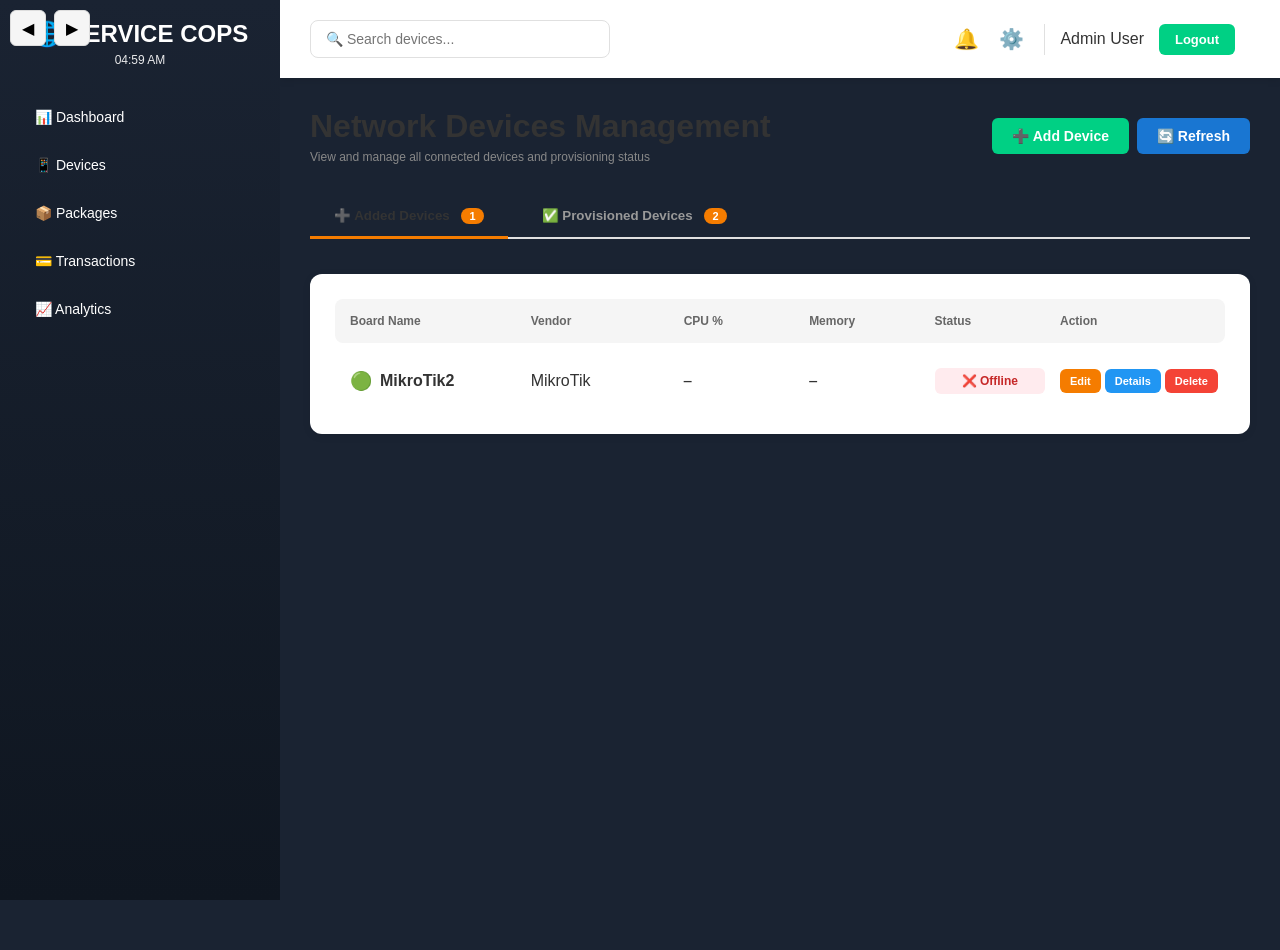
<file: devices.html>
<!DOCTYPE html>
<html lang="en">
<head>
    <meta charset="UTF-8">
    <meta name="viewport" content="width=device-width, initial-scale=1.0">
    <title>SERVICE COPS - Devices</title>
    <link rel="stylesheet" href="styles.css">
    <style>
        .devices-table {
            background: white;
            border-radius: 12px;
            padding: 25px;
            box-shadow: 0 2px 8px rgba(0, 0, 0, 0.08);
        }

        .device-row {
            display: grid;
            grid-template-columns: 1.2fr 1fr 0.8fr 0.8fr 0.8fr 150px;
            gap: 15px;
            align-items: center;
            padding: 15px;
            border-bottom: 1px solid #e0e0e0;
        }

        .device-row:last-child {
            border-bottom: none;
        }

        .device-row:hover {
            background: #fafafa;
        }

        .device-name {
            font-weight: 600;
            color: #333;
            display: flex;
            align-items: center;
            gap: 8px;
        }

        .vendor-icon {
            font-size: 18px;
        }

        .device-status {
            padding: 6px 12px;
            border-radius: 6px;
            font-size: 12px;
            font-weight: 600;
            text-align: center;
        }

        .status-online {
            background: #e8f5e9;
            color: #558b2f;
        }

        .status-offline {
            background: #ffebee;
            color: #c62828;
        }

        .status-pending {
            background: #fff3e0;
            color: #e65100;
        }

        .status-configured {
            background: #e3f2fd;
            color: #1565c0;
        }

        .btn-small {
            padding: 8px 12px;
            border: none;
            border-radius: 6px;
            cursor: pointer;
            font-size: 12px;
            font-weight: 600;
            background: #f57c00;
            color: white;
            transition: background 0.3s;
        }

        .btn-small:hover {
            background: #e65100;
        }

        .btn-small.secondary {
            background: #2196f3;
        }

        .btn-small.secondary:hover {
            background: #1976d2;
        }

        .btn-small.danger {
            background: #f44336;
        }

        .btn-small.danger:hover {
            background: #d32f2f;
        }

        .devices-header {
            display: grid;
            grid-template-columns: 1.2fr 1fr 0.8fr 0.8fr 0.8fr 150px;
            gap: 15px;
            padding: 15px;
            background: #f5f5f5;
            border-radius: 8px;
            margin-bottom: 10px;
            font-weight: 600;
            font-size: 12px;
            color: #666;
        }

        .device-metrics {
            font-family: monospace;
            font-size: 13px;
            color: #666;
        }

        .metric-value {
            font-weight: 600;
            color: #333;
        }

        .tab-content {
            display: none;
        }

        .tab-content.active {
            display: block;
        }

        .device-tabs {
            display: flex;
            gap: 10px;
            margin-bottom: 20px;
            border-bottom: 2px solid #e0e0e0;
        }

        .device-tab-btn {
            padding: 12px 24px;
            border: none;
            background: none;
            color: #999;
            font-weight: 600;
            cursor: pointer;
            border-bottom: 3px solid transparent;
            position: relative;
            bottom: -2px;
            transition: all 0.3s ease;
        }

        .device-tab-btn.active {
            color: #333;
            border-bottom-color: #f57c00;
        }

        .device-tab-btn:hover {
            color: #333;
        }

        .badge {
            display: inline-block;
            background: #f57c00;
            color: white;
            border-radius: 12px;
            padding: 2px 8px;
            margin-left: 8px;
            font-size: 11px;
            font-weight: 600;
        }

        .action-buttons {
            display: flex;
            gap: 4px;
        }

        .action-buttons .btn-small {
            padding: 6px 10px;
            font-size: 11px;
        }

        .remote-link {
            color: #f57c00;
            text-decoration: none;
            font-weight: 600;
            cursor: pointer;
        }

        .remote-link:hover {
            text-decoration: underline;
        }

        .provisioning-status {
            padding: 4px 8px;
            border-radius: 4px;
            font-size: 11px;
            font-weight: 600;
            text-align: center;
        }

        .provisioning-pending {
            background: #fff3e0;
            color: #e65100;
        }

        .provisioning-completed {
            background: #e8f5e9;
            color: #558b2f;
        }

        .provisioning-failed {
            background: #ffebee;
            color: #c62828;
        }

        .no-devices {
            color: #999;
            padding: 40px;
            text-align: center;
            font-size: 14px;
        }
    </style>
</head>
<body>
    <div style="position: fixed; top: 10px; left: 10px; display: flex; gap: 8px; z-index: 100;">
        <button class="nav-btn" onclick="navigateBack()" title="Go back">◀</button>
        <button class="nav-btn" onclick="navigateForward()" title="Go forward">▶</button>
    </div>
    <div class="container">
        <!-- Sidebar -->
        <aside class="sidebar">
            <div class="sidebar-header">
                <h2>🌐 SERVICE COPS</h2>
                <span class="status-time" id="currentTime"></span>
            </div>
            
            <nav class="sidebar-menu">
                <ul>
                    <li><a href="index.html">📊 Dashboard</a></li>
                    <li><a href="#devices" class="active">📱 Devices</a></li>
                    <li><a href="packages.html">📦 Packages</a></li>
                    <li><a href="#transactions">💳 Transactions</a></li>
                    <li><a href="#analytics">📈 Analytics</a></li>
                </ul>
            </nav>
        </aside>

        <!-- Main Content -->
        <main class="main-content">
            <!-- Top Bar -->
            <header class="top-bar">
                <div class="top-bar-left">
                    <input type="text" class="search-box" placeholder="🔍 Search devices...">
                </div>
                <div class="top-bar-right">
                    <button class="btn-icon">🔔</button>
                    <button class="btn-icon">⚙️</button>
                    <div class="user-profile">
                        <span id="userName">Admin User</span>
                        <button class="btn-logout" onclick="logout()">Logout</button>
                    </div>
                </div>
            </header>

            <!-- Content Area -->
            <div class="content-area">
                <div class="page-header">
                    <div class="page-title">
                        <h1>Network Devices Management</h1>
                        <p style="font-size: 12px; color: #888;">View and manage all connected devices and provisioning status</p>
                    </div>
                    <div class="page-filters" style="display:flex; gap:8px; align-items:center;">
                        <button class="btn btn-primary" onclick="addNewDevice()">➕ Add Device</button>
                        <button class="btn btn-primary" style="background:#1976d2;" onclick="refreshDevices()">🔄 Refresh</button>
                    </div>
                </div>

                <!-- Device Tabs -->
                <div class="device-tabs">
                    <button class="device-tab-btn active" onclick="switchDeviceTab('added')">
                        ➕ Added Devices <span class="badge" id="addedBadge">0</span>
                    </button>
                    <button class="device-tab-btn" onclick="switchDeviceTab('provisioned')">
                        ✅ Provisioned Devices <span class="badge" id="provisionedBadge">0</span>
                    </button>
                </div>

                <!-- Added Devices Tab -->
                <div id="added-tab" class="tab-content active">
                    <div class="devices-table">
                        <div class="devices-header">
                            <div>Board Name</div>
                            <div>Vendor</div>
                            <div>CPU %</div>
                            <div>Memory</div>
                            <div>Status</div>
                            <div>Action</div>
                        </div>
                        <div id="addedDevicesContainer">
                            <!-- Populated by JavaScript -->
                        </div>
                    </div>
                </div>

                <!-- Provisioned Devices Tab -->
                <div id="provisioned-tab" class="tab-content">
                    <div class="devices-table">
                        <div class="devices-header">
                            <div>Board Name</div>
                            <div>Vendor</div>
                            <div>CPU %</div>
                            <div>Memory</div>
                            <div>Status</div>
                            <div>Remote</div>
                        </div>
                        <div id="provisionedDevicesContainer">
                            <!-- Populated by JavaScript -->
                        </div>
                    </div>
                </div>
            </div>
        </main>
    </div>

    <!-- Add/Edit Device Modal -->
    <div id="deviceModal" style="display:none; position:fixed; inset:0; background:rgba(0,0,0,0.5); align-items:center; justify-content:center; z-index:999; overflow-y:auto;">
        <div style="background:#fff; width:780px; max-width:95%; border-radius:10px; padding:20px; box-shadow:0 6px 24px rgba(0,0,0,0.2); margin:20px auto;">
            <div style="display:flex; justify-content:space-between; align-items:center; margin-bottom:16px;">
                <h3 style="margin:0;" id="modalTitle">Add New Device</h3>
                <button onclick="closeDeviceModal()" style="background:none; border:none; font-size:20px; cursor:pointer;">✖</button>
            </div>

            <!-- Communication Log - Live Billing & Vendor Communication -->
            <div style="margin-bottom:16px;">
                <label style="display:block; color:#666; font-size:12px; font-weight:600; margin-bottom:6px;">📟 Communication Log (Billing System ↔ Vendor)</label>
                <pre id="deviceCommLog" style="height:100px; overflow:auto; background:#1e1e1e; color:#0f0; padding:10px; border-radius:6px; font-family:monospace; font-size:11px; margin:0; border:1px solid #ddd;">[Ready for communication]
$ Initializing connection handler...
$ Waiting for vendor response...</pre>
            </div>

            <!-- Manual API Key Input Section -->
            <div style="background: #fffbf0; border-left: 4px solid #f57c00; padding: 12px; border-radius: 6px; margin-bottom:16px; display:none;" id="apiKeyInputSection">
                <label style="display:block; color:#666; font-size:12px; font-weight:600; margin-bottom:8px;">🔑 Vendor API Credentials (Manual Entry)</label>
                <div style="display:grid; gap:8px; margin-bottom:10px;">
                    <div>
                        <input id="manualApiKey" type="password" placeholder="Enter vendor API key / token" style="width:100%; padding:8px; border: 1px solid #ddd; border-radius: 4px; font-size:12px;" />
                    </div>
                    <div>
                        <input id="manualApiUsername" type="text" placeholder="Username (if required)" style="width:100%; padding:8px; border: 1px solid #ddd; border-radius: 4px; font-size:12px;" />
                    </div>
                </div>
                <div style="display:flex; gap:8px; justify-content:flex-end;">
                    <button onclick="startVendorCommunication()" style="padding:6px 12px; background:#f57c00; color:white; border:none; border-radius:4px; cursor:pointer; font-size:11px; font-weight:600;">▶️ Start Communication</button>
                    <button onclick="toggleApiKeyInput(false)" style="padding:6px 12px; background:#999; color:white; border:none; border-radius:4px; cursor:pointer; font-size:11px; font-weight:600;">Cancel</button>
                </div>
            </div>

            <!-- Device Information Section -->
            <div style="background: #f5f5f5; padding: 16px; border-radius: 8px; margin-bottom:16px;">
                <h3 style="color: #333; margin: 0 0 16px 0; font-size: 14px; font-weight: 600;">📋 Device Information</h3>
                
                <div style="display:grid; grid-template-columns:1fr 1fr; gap:12px; margin-bottom:12px;">
                    <div>
                        <label style="display:block; color:#666; font-size:12px; font-weight:600; margin-bottom:6px;">Device Name *</label>
                        <input id="deviceName" type="text" placeholder="e.g., MikroTik1" style="width:100%; padding:8px; border: 1px solid #ddd; border-radius: 4px;" />
                    </div>
                    <div>
                        <label style="display:block; color:#666; font-size:12px; font-weight:600; margin-bottom:6px;">Vendor *</label>
                        <select id="deviceVendor" style="width:100%; padding:8px; border: 1px solid #ddd; border-radius: 4px;" onchange="updateVendorInfo()">
                            <option value="">-- Select vendor --</option>
                            <option value="mikrotik">🟢 MikroTik</option>
                            <option value="cisco">🔴 Cisco</option>
                            <option value="ubiquiti">🔵 Ubiquiti</option>
                            <option value="meraki">🔷 Meraki</option>
                            <option value="huawei">🟡 Huawei</option>
                            <option value="netgear">⚫ Netgear</option>
                            <option value="other">🟣 Other</option>
                        </select>
                    </div>
                </div>

                <div style="display:grid; grid-template-columns:1fr 1fr; gap:12px; margin-bottom:12px;">
                    <div>
                        <label style="display:block; color:#666; font-size:12px; font-weight:600; margin-bottom:6px;">Device Type *</label>
                        <select id="deviceType" style="width:100%; padding:8px; border: 1px solid #ddd; border-radius: 4px;">
                            <option value="">-- Select type --</option>
                            <option value="router">Router</option>
                            <option value="modem">Modem</option>
                            <option value="other">Other</option>
                        </select>
                    </div>
                    <div>
                        <label style="display:block; color:#666; font-size:12px; font-weight:600; margin-bottom:6px;">Device Model</label>
                        <input id="deviceModel" type="text" placeholder="e.g., hAP ac2" style="width:100%; padding:8px; border: 1px solid #ddd; border-radius: 4px;" />
                    </div>
                </div>

                <div style="display:grid; grid-template-columns:1fr 1fr; gap:12px;">
                    <div>
                        <label style="display:block; color:#666; font-size:12px; font-weight:600; margin-bottom:6px;">IP Address</label>
                        <input id="deviceIP" type="text" placeholder="e.g., 192.168.1.1" style="width:100%; padding:8px; border: 1px solid #ddd; border-radius: 4px;" />
                    </div>
                    <div>
                        <label style="display:block; color:#666; font-size:12px; font-weight:600; margin-bottom:6px;">MAC Address</label>
                        <input id="deviceMAC" type="text" placeholder="e.g., 00:11:22:33:44:55" style="width:100%; padding:8px; border: 1px solid #ddd; border-radius: 4px;" />
                    </div>
                </div>
            </div>

            <!-- API Integration Section -->
            <div style="background: #f5f5f5; padding: 16px; border-radius: 8px; margin-bottom:16px;">
                <h3 style="color: #333; margin: 0 0 16px 0; font-size: 14px; font-weight: 600;">🔗 API Integration</h3>
                
                <div style="display: flex; align-items: center; gap: 12px; margin-bottom: 16px;">
                    <label style="display: flex; align-items: center; gap: 8px; cursor: pointer; margin: 0;">
                        <input id="deviceAPIEnabled" type="checkbox" style="width: 18px; height: 18px; cursor: pointer;" onchange="updateAPIFields()">
                        <span style="color: #333; font-size: 14px; font-weight: 600;">🔗 Enable API Integration</span>
                    </label>
                    <span id="vendorInfo" style="color: #f57c00; font-size: 11px; font-weight: 600;"></span>
                </div>
                
                <div id="apiConfig" style="display: none; display: grid; gap: 12px;">
                    <div>
                        <label style="display: block; color: #666; font-size: 12px; font-weight: 600; margin-bottom: 6px;">Device Firmware</label>
                        <input type="text" id="deviceFirmware" placeholder="e.g., 6.48" style="width: 100%; padding: 10px; border: 1px solid #ddd; border-radius: 6px; font-size: 13px; box-sizing: border-box;">
                    </div>
                    
                    <div>
                        <label style="display: block; color: #666; font-size: 12px; font-weight: 600; margin-bottom: 6px;">API URL / Device Address *</label>
                        <input type="text" id="apiUrl" placeholder="e.g., https://192.168.1.1:8728 or 192.168.1.1" style="width: 100%; padding: 10px; border: 1px solid #ddd; border-radius: 6px; font-size: 13px; box-sizing: border-box; font-family: monospace;">
                        <p id="apiUrlHint" style="color: #999; font-size: 11px; margin: 4px 0 0 0;">Default port will be used if not specified</p>
                    </div>
                    
                    <div style="display: grid; grid-template-columns: 1fr 1fr; gap: 12px;">
                        <div>
                            <label style="display: block; color: #666; font-size: 12px; font-weight: 600; margin-bottom: 6px;">Integration Type *</label>
                            <select id="integrationType" style="width: 100%; padding: 10px; border: 1px solid #ddd; border-radius: 6px; font-size: 13px; box-sizing: border-box;">
                                <option value="">Select Type</option>
                                <option value="rest">REST API</option>
                                <option value="ssh">SSH</option>
                                <option value="snmp">SNMP</option>
                                <option value="netconf">NETCONF</option>
                                <option value="modbus">Modbus</option>
                            </select>
                        </div>
                        <div>
                            <label style="display: block; color: #666; font-size: 12px; font-weight: 600; margin-bottom: 6px;">API Secret Key</label>
                            <input type="password" id="apiSecret" placeholder="Device API key or password" style="width: 100%; padding: 10px; border: 1px solid #ddd; border-radius: 6px; font-size: 13px; box-sizing: border-box;">
                        </div>
                    </div>
                </div>
            </div>

            <!-- Action Buttons -->
            <div style="display:flex; gap:8px; justify-content:flex-end; flex-wrap:wrap;">
                <button id="connectVendorBtn" class="btn-small secondary" onclick="toggleApiKeyInput(true)" style="display:none; background:#2196f3;">🔌 Connect to Vendor</button>
                <button class="btn-small" onclick="closeDeviceModal()" style="background:#999;">Cancel</button>
                <button class="btn-small" onclick="saveDevice()">Save Device</button>
            </div>
        </div>
    </div>

    <script src="app.js"></script>
    <script src="devices.js"></script>
    <script src="nav-arrows.js"></script>
</body>
</html>
</file>
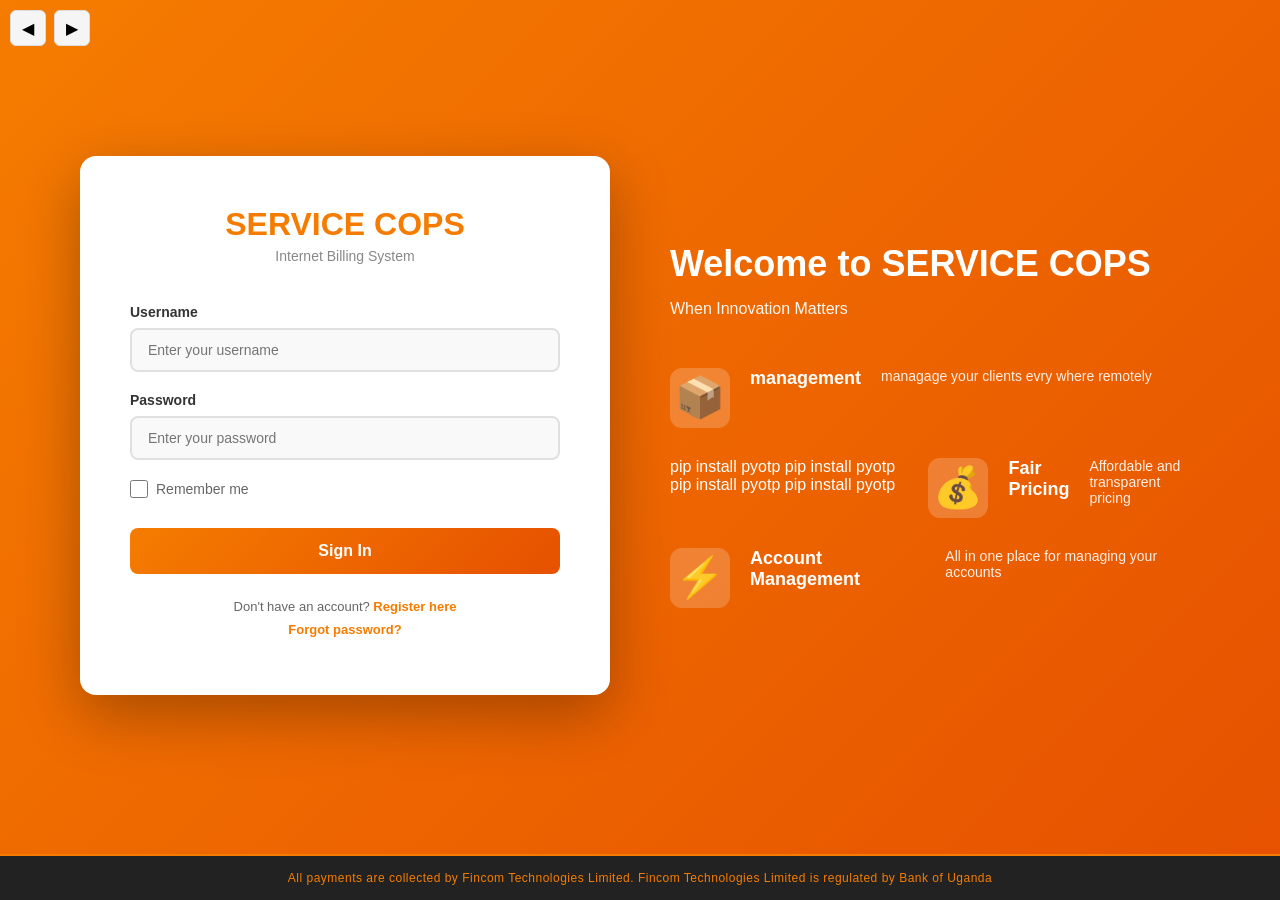
<file: login.html>
<!DOCTYPE html>
<html lang="en">
<head>
    <meta charset="UTF-8">
    <meta name="viewport" content="width=device-width, initial-scale=1.0">
    <title>SERVICE COPS - Login</title>
    <link rel="stylesheet" href="login.css">
</head>
<body>
    <div style="position: fixed; top: 10px; left: 10px; display: flex; gap: 8px; z-index: 100;">
        <button class="nav-btn" onclick="navigateBack()" title="Go back">◀</button>
        <button class="nav-btn" onclick="navigateForward()" title="Go forward">▶</button>
    </div>
    <div class="login-container">
        <div class="login-card">
            <div class="login-header">
                <h1>SERVICE COPS</h1>
                <p>Internet Billing System</p>
            </div>

            <form id="loginForm" class="login-form">
                <div class="form-group">
                    <label for="username">Username</label>
                    <input 
                        type="text" 
                        id="username" 
                        name="username" 
                        placeholder="Enter your username"
                        required
                    >
                </div>

                <div class="form-group">
                    <label for="password">Password</label>
                    <input 
                        type="password" 
                        id="password" 
                        name="password" 
                        placeholder="Enter your password"
                        required
                    >
                </div>

                <div class="form-group checkbox">
                    <input type="checkbox" id="remember" name="remember">
                    <label for="remember">Remember me</label>
                </div>

                <button type="submit" class="btn-login">Sign In</button>
            </form>

            <!-- 2FA Verification Form (hidden by default) -->
            <form id="twoFactorForm" class="login-form" style="display: none;">
                <h3 style="text-align: center; margin-bottom: 20px;">Two-Factor Authentication</h3>
                <p style="text-align: center; color: #666; margin-bottom: 15px;">Enter the 6-digit code from your authenticator app or a backup code</p>
                
                <div class="form-group">
                    <label for="twoFactorCode">Authentication Code</label>
                    <input 
                        type="text" 
                        id="twoFactorCode" 
                        name="twoFactorCode" 
                        placeholder="000000"
                        maxlength="11"
                        autocomplete="off"
                        required
                    >
                </div>

                <button type="submit" class="btn-login">Verify Code</button>
                <button type="button" class="btn-secondary" id="backBtn" style="margin-top: 8px; background: #e0e0e0; color: #333;">Back to Login</button>
            </form>

            <div class="login-footer">
                <p>Don't have an account? <a href="register.html">Register here</a></p>
                <p><a href="#forgot">Forgot password?</a></p>
            </div>

            <div id="errorMessage" class="error-message"></div>
            <div id="successMessage" class="success-message"></div>
        </div>

        <div class="login-info">
            <h2>Welcome to SERVICE COPS</h2>
            <p>When Innovation Matters</p>
            
            <div class="features">
                <div class="feature">
                    <span class="icon">📦</span>
                    <h3>management</h3>
                    <p>managage your clients evry where remotely</p>
                </div>
                <div class="feature">
                       pip install pyotp                       pip install pyotp                       pip install pyotp                       pip install pyotp                    <span class="icon">💰</span>
                    <h3>Fair Pricing</h3>
                    <p>Affordable and transparent pricing</p>
                </div>
                <div class="feature">
                    <span class="icon">⚡</span>
                    <h3>Account Management</h3>
                    <p>All in one place for managing your accounts</p>
                </div>
            </div>
        </div>
    </div>

    <!-- Copyright Footer -->
    <footer class="copyright-footer">
        <p>All payments are collected by Fincom Technologies Limited. Fincom Technologies Limited is regulated by Bank of Uganda</p>
    </footer>

    <script src="login.js"></script>
    <script src="nav-arrows.js"></script>
</body>
</html>
</file>
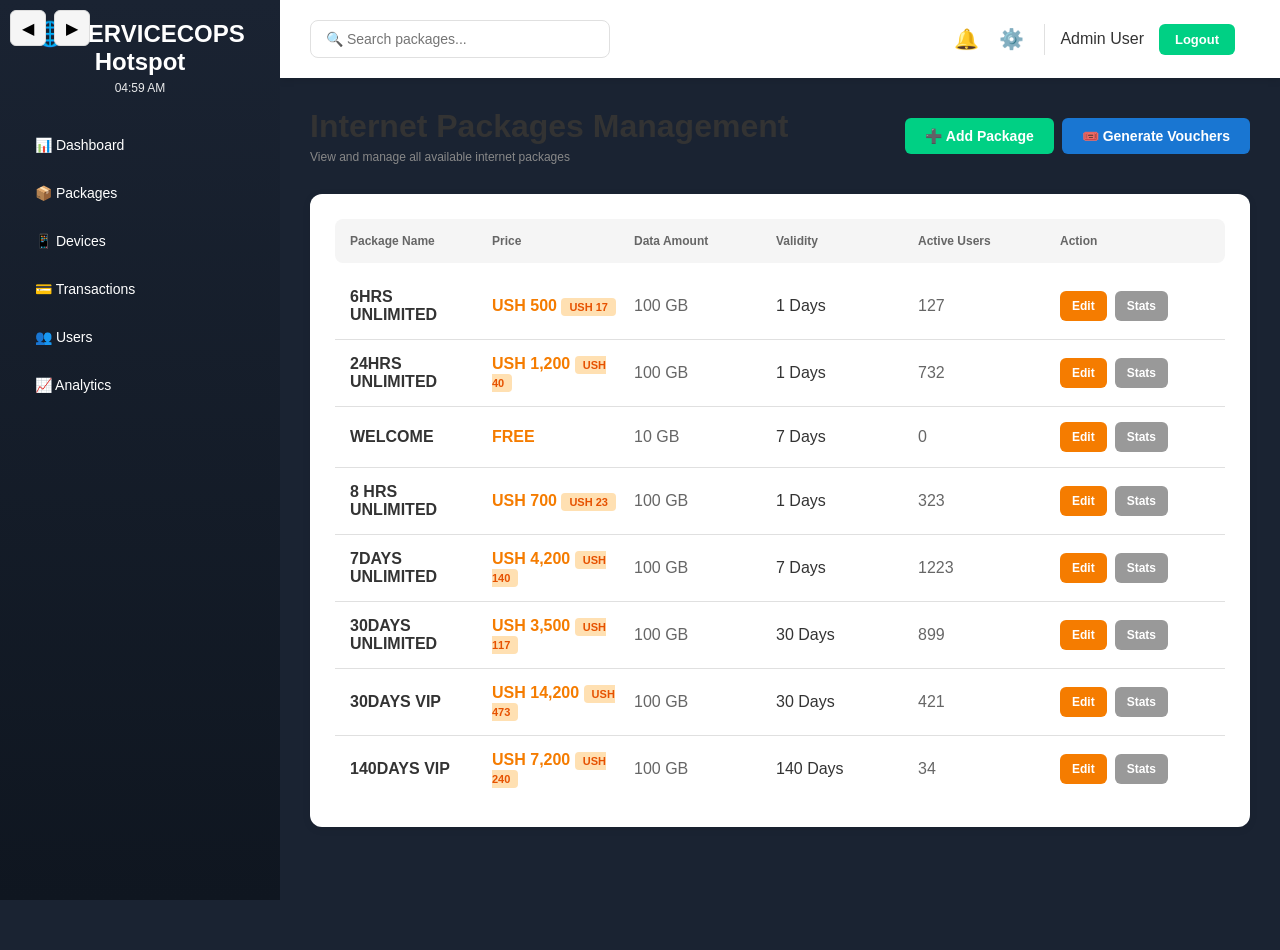
<file: packages.html>
<!DOCTYPE html>
<html lang="en">
<head>
    <meta charset="UTF-8">
    <meta name="viewport" content="width=device-width, initial-scale=1.0">
    <title>SERVICE COPS - Packages</title>
    <link rel="stylesheet" href="styles.css">
    <style>
        .packages-table {
            background: white;
            border-radius: 12px;
            padding: 25px;
            box-shadow: 0 2px 8px rgba(0, 0, 0, 0.08);
        }

        .package-row {
            display: grid;
            grid-template-columns: 1fr 1fr 1fr 1fr 1fr 150px;
            gap: 15px;
            align-items: center;
            padding: 15px;
            border-bottom: 1px solid #e0e0e0;
        }

        .package-row:last-child {
            border-bottom: none;
        }

        .package-row:hover {
            background: #fafafa;
        }

        .package-name {
            font-weight: 600;
            color: #333;
        }

        .package-price {
            color: #f57c00;
            font-weight: 600;
        }

        .package-data {
            color: #666;
        }

        .package-status {
            padding: 6px 12px;
            border-radius: 6px;
            font-size: 12px;
            font-weight: 600;
        }

        .status-active {
            background: #e8f5e9;
            color: #558b2f;
        }

        .status-inactive {
            background: #ffebee;
            color: #c62828;
        }

        .btn-small {
            padding: 8px 12px;
            border: none;
            border-radius: 6px;
            cursor: pointer;
            font-size: 12px;
            font-weight: 600;
            background: #f57c00;
            color: white;
            transition: background 0.3s;
        }

        .btn-small:hover {
            background: #e65100;
        }

        .packages-header {
            display: grid;
            grid-template-columns: 1fr 1fr 1fr 1fr 1fr 150px;
            gap: 15px;
            padding: 15px;
            background: #f5f5f5;
            border-radius: 8px;
            margin-bottom: 10px;
            font-weight: 600;
            font-size: 12px;
            color: #666;
        }

        .arpu {
            background: #ffe0b2;
            padding: 3px 8px;
            border-radius: 4px;
            font-size: 11px;
            font-weight: 600;
            color: #e65100;
        }
    </style>
</head>
<body>
    <div style="position: fixed; top: 10px; left: 10px; display: flex; gap: 8px; z-index: 100;">
        <button class="nav-btn" onclick="navigateBack()" title="Go back">◀</button>
        <button class="nav-btn" onclick="navigateForward()" title="Go forward">▶</button>
    </div>
    <div class="container">
        <!-- Sidebar -->
        <aside class="sidebar">
            <div class="sidebar-header">
                <h2>🌐  SERVICECOPS Hotspot</h2>
                <span class="status-time" id="currentTime"></span>
            </div>
            
            <nav class="sidebar-menu">
                <ul>
                    <li><a href="index.html">📊 Dashboard</a></li>
                    <li><a href="#packages" class="active">📦 Packages</a></li>
                    <li><a href="devices.html">📱 Devices</a></li>
                    <li><a href="#transactions">💳 Transactions</a></li>
                    <li><a href="#users">👥 Users</a></li>
                    <li><a href="#analytics">📈 Analytics</a></li>
                </ul>
            </nav>
        </aside>

        <!-- Main Content -->
        <main class="main-content">
            <!-- Top Bar -->
            <header class="top-bar">
                <div class="top-bar-left">
                    <input type="text" class="search-box" placeholder="🔍 Search packages...">
                </div>
                <div class="top-bar-right">
                    <button class="btn-icon">🔔</button>
                    <button class="btn-icon">⚙️</button>
                    <div class="user-profile">
                        <span id="userName">Admin User</span>
                        <button class="btn-logout" onclick="logout()">Logout</button>
                    </div>
                </div>
            </header>

            <!-- Content Area -->
            <div class="content-area">
                <div class="page-header">
                    <div class="page-title">
                        <h1>Internet Packages Management</h1>
                        <p style="font-size: 12px; color: #888;">View and manage all available internet packages</p>
                    </div>
                    <div class="page-filters" style="display:flex; gap:8px; align-items:center;">
                        <button class="btn btn-primary" onclick="addNewPackage()">➕ Add Package</button>
                        <button class="btn btn-primary" style="background:#1976d2;" onclick="openVoucherModal()">🎟️ Generate Vouchers</button>
                    </div>
                </div>

                <!-- Packages Table -->
                <div class="packages-table">
                    <div class="packages-header">
                        <div>Package Name</div>
                        <div>Price</div>
                        <div>Data Amount</div>
                        <div>Validity</div>
                        <div>Active Users</div>
                        <div>Action</div>
                    </div>

                    <div id="packagesContainer">
                        <!-- Will be populated by JavaScript -->
                    </div>
                </div>
            </div>
        </main>
    </div>

    <!-- Voucher Modal -->
    <div id="voucherModal" style="display:none; position:fixed; inset:0; background:rgba(0,0,0,0.5); align-items:center; justify-content:center; z-index:999;">
        <div style="background:#fff; width:720px; max-width:95%; border-radius:10px; padding:20px; box-shadow:0 6px 24px rgba(0,0,0,0.2);">
            <div style="display:flex; justify-content:space-between; align-items:center; margin-bottom:12px;">
                <h3 style="margin:0;">Generate Multiple Vouchers</h3>
                <button onclick="closeVoucherModal()" style="background:none; border:none; font-size:20px; cursor:pointer;">✖</button>
            </div>

            <div style="display:grid; grid-template-columns:1fr 1fr; gap:12px; margin-bottom:12px;">
                <div>
                    <label>Package / Value</label>
                    <select id="voucherPackage" style="width:100%; padding:8px; margin-top:6px;">
                        <option value="">-- Select package or enter value --</option>
                    </select>
                </div>
                <div>
                    <label>Or Fixed Amount (USH)</label>
                    <input id="voucherAmount" type="number" placeholder="e.g. 500" style="width:100%; padding:8px; margin-top:6px;" />
                </div>
                <div>
                    <label>Quantity</label>
                    <input id="voucherQuantity" type="number" value="10" min="1" style="width:100%; padding:8px; margin-top:6px;" />
                </div>
                <div>
                    <label>Code Prefix (optional)</label>
                    <input id="voucherPrefix" type="text" placeholder="e.g. VIP-" style="width:100%; padding:8px; margin-top:6px;" />
                </div>
                <div>
                    <label>Expiry Days</label>
                    <input id="voucherExpiry" type="number" value="30" min="1" style="width:100%; padding:8px; margin-top:6px;" />
                </div>
                <div>
                    <label>Notes (optional)</label>
                    <input id="voucherNotes" type="text" placeholder="e.g. For promo" style="width:100%; padding:8px; margin-top:6px;" />
                </div>
            </div>

            <div style="display:flex; gap:8px; justify-content:flex-end; margin-bottom:12px;">
                <button class="btn-small" onclick="closeVoucherModal()" style="background:#999;">Cancel</button>
                <button class="btn-small" onclick="generateVouchersFromForm()">Generate</button>
            </div>

            <div>
                <h4 style="margin:6px 0 8px 0;">Generated Vouchers</h4>
                <div id="generatedVouchersList" style="max-height:260px; overflow:auto; border:1px solid #eee; padding:10px; border-radius:6px; background:#fafafa;"></div>
            </div>
        </div>
    </div>

    <script src="app.js"></script>
    <script src="packages.js"></script>
    <script src="nav-arrows.js"></script>
</body>
</html>
</file>
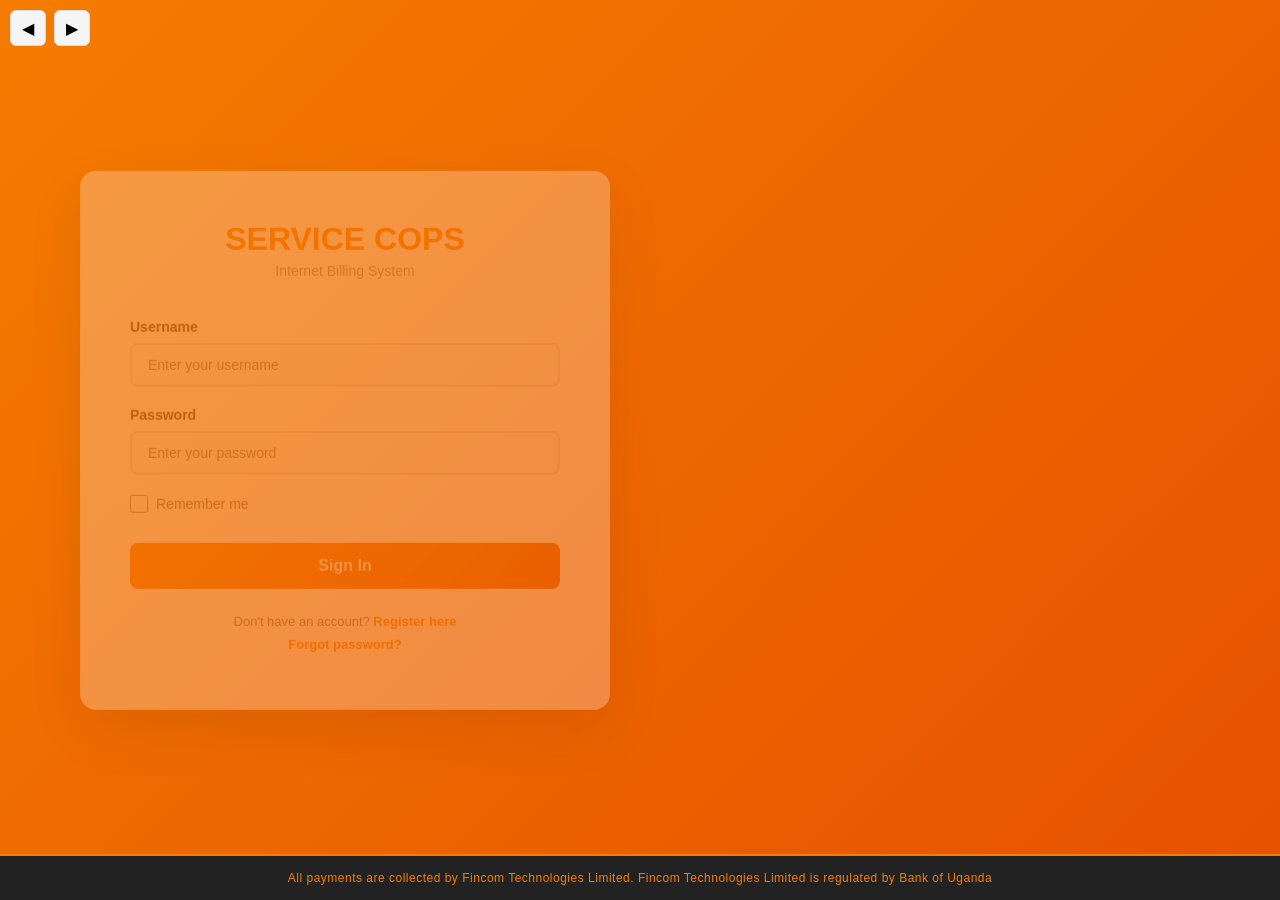
<file: payment.html>
<!DOCTYPE html>
<html lang="en">
<head>
    <meta charset="UTF-8">
    <meta name="viewport" content="width=device-width, initial-scale=1.0">
    <title>SERVICE COPS - Payment</title>
    <link rel="stylesheet" href="styles.css">
    <style>
        .payment-container {
            max-width: 900px;
            margin: 0 auto;
            padding: 20px;
        }

        .payment-form {
            background: white;
            border-radius: 12px;
            padding: 30px;
            box-shadow: 0 2px 8px rgba(0, 0, 0, 0.08);
            margin-bottom: 20px;
        }

        .form-section {
            margin-bottom: 25px;
        }

        .form-section h3 {
            color: #333;
            font-size: 16px;
            font-weight: 600;
            margin-bottom: 15px;
            border-bottom: 2px solid #f57c00;
            padding-bottom: 10px;
        }

        .payment-methods {
            display: grid;
            grid-template-columns: repeat(auto-fit, minmax(200px, 1fr));
            gap: 15px;
            margin-bottom: 20px;
        }

        .payment-method {
            border: 2px solid #ddd;
            border-radius: 8px;
            padding: 15px;
            cursor: pointer;
            transition: all 0.3s;
            text-align: center;
        }

        .payment-method:hover {
            border-color: #f57c00;
            background: #fff8f0;
        }

        .payment-method input[type="radio"] {
            margin-bottom: 10px;
        }

        .payment-method.selected {
            border-color: #f57c00;
            background: #fff8f0;
            box-shadow: 0 2px 8px rgba(245, 124, 0, 0.2);
        }

        .payment-method-icon {
            font-size: 32px;
            margin-bottom: 10px;
        }

        .payment-method-name {
            font-weight: 600;
            color: #333;
            margin-bottom: 5px;
        }

        .payment-method-desc {
            font-size: 12px;
            color: #666;
        }

        .mobile-money-providers {
            display: grid;
            grid-template-columns: repeat(auto-fit, minmax(150px, 1fr));
            gap: 10px;
            margin-top: 15px;
        }

        .provider-option {
            border: 1px solid #ddd;
            border-radius: 6px;
            padding: 10px;
            text-align: center;
            cursor: pointer;
            transition: all 0.3s;
        }

        .provider-option:hover {
            border-color: #f57c00;
            background: #fff8f0;
        }

        .provider-option.selected {
            border-color: #f57c00;
            background: #f57c00;
            color: white;
        }

        .form-group {
            margin-bottom: 15px;
        }

        .form-group label {
            display: block;
            margin-bottom: 8px;
            font-weight: 600;
            color: #333;
        }

        .form-group input,
        .form-group select {
            width: 100%;
            padding: 10px 12px;
            border: 1px solid #ddd;
            border-radius: 6px;
            font-size: 14px;
            box-sizing: border-box;
        }

        .form-group input:focus,
        .form-group select:focus {
            outline: none;
            border-color: #f57c00;
            box-shadow: 0 0 0 3px rgba(245, 124, 0, 0.1);
        }

        .amount-input {
            display: flex;
            gap: 10px;
            margin-bottom: 10px;
        }

        .amount-input input {
            flex: 1;
        }

        .amount-input span {
            display: flex;
            align-items: center;
            padding: 10px 12px;
            background: #f5f5f5;
            border-radius: 6px;
            font-weight: 600;
            color: #666;
        }

        .quick-amounts {
            display: grid;
            grid-template-columns: repeat(auto-fit, minmax(80px, 1fr));
            gap: 8px;
            margin-top: 10px;
        }

        .quick-amount-btn {
            padding: 8px;
            border: 1px solid #ddd;
            border-radius: 6px;
            background: white;
            cursor: pointer;
            font-size: 12px;
            transition: all 0.2s;
        }

        .quick-amount-btn:hover {
            border-color: #f57c00;
            background: #fff8f0;
        }

        .btn-pay {
            width: 100%;
            padding: 12px;
            background: #f57c00;
            color: white;
            border: none;
            border-radius: 6px;
            font-size: 16px;
            font-weight: 600;
            cursor: pointer;
            transition: background 0.3s;
            margin-top: 20px;
        }

        .btn-pay:hover {
            background: #e65100;
        }

        .btn-pay:disabled {
            background: #ccc;
            cursor: not-allowed;
        }

        .payment-summary {
            background: #f5f5f5;
            border-radius: 8px;
            padding: 15px;
            margin-top: 20px;
        }

        .summary-row {
            display: flex;
            justify-content: space-between;
            margin-bottom: 10px;
            font-size: 14px;
        }

        .summary-row:last-child {
            margin-bottom: 0;
            border-top: 1px solid #ddd;
            padding-top: 10px;
            font-size: 16px;
            font-weight: 600;
            color: #333;
        }

        .status-message {
            padding: 12px;
            border-radius: 6px;
            margin-bottom: 15px;
            display: none;
        }

        .status-message.success {
            display: block;
            background: #e8f5e9;
            color: #558b2f;
            border: 1px solid #c8e6c9;
        }

        .status-message.error {
            display: block;
            background: #ffebee;
            color: #c62828;
            border: 1px solid #ef9a9a;
        }

        .status-message.info {
            display: block;
            background: #e3f2fd;
            color: #1565c0;
            border: 1px solid #bbdefb;
        }

        .help-text {
            font-size: 12px;
            color: #666;
            margin-top: 5px;
        }

        @media (max-width: 600px) {
            .payment-form {
                padding: 20px;
            }

            .payment-methods {
                grid-template-columns: 1fr;
            }

            .mobile-money-providers {
                grid-template-columns: repeat(2, 1fr);
            }
        }
    </style>
</head>
<body>
    <div style="position: fixed; top: 10px; left: 10px; display: flex; gap: 8px; z-index: 100;">
        <button class="nav-btn" onclick="navigateBack()" title="Go back">◀</button>
        <button class="nav-btn" onclick="navigateForward()" title="Go forward">▶</button>
        <button class="nav-btn" onclick="goHome()" title="Go home">🏠</button>
    </div>

    <div class="payment-container">
        <div class="payment-form">
            <h1 style="color: #333; margin-bottom: 20px;">💳 Make Payment</h1>

            <div id="statusMessage" class="status-message"></div>

            <form id="paymentForm">
                <!-- Amount Section -->
                <div class="form-section">
                    <h3>Payment Amount</h3>
                    
                    <div class="amount-input">
                        <input 
                            type="number" 
                            id="amount" 
                            name="amount" 
                            placeholder="Enter amount"
                            min="0"
                            step="100"
                            required
                        >
                        <span>USH</span>
                    </div>

                    <div class="quick-amounts">
                        <button type="button" class="quick-amount-btn" onclick="setAmount(5000)">5K</button>
                        <button type="button" class="quick-amount-btn" onclick="setAmount(10000)">10K</button>
                        <button type="button" class="quick-amount-btn" onclick="setAmount(50000)">50K</button>
                        <button type="button" class="quick-amount-btn" onclick="setAmount(100000)">100K</button>
                        <button type="button" class="quick-amount-btn" onclick="setAmount(500000)">500K</button>
                    </div>
                </div>

                <!-- Payment Method Section -->
                <div class="form-section">
                    <h3>Select Payment Method</h3>
                    
                    <div class="payment-methods">
                        <div class="payment-method" onclick="selectPaymentMethod('mobile_money', event)">
                            <input type="radio" name="paymentMethod" value="mobile_money" required>
                            <div class="payment-method-icon">📱</div>
                            <div class="payment-method-name">Mobile Money</div>
                            <div class="payment-method-desc">MTN, Airtel, etc.</div>
                        </div>

                        <div class="payment-method" onclick="selectPaymentMethod('cash', event)">
                            <input type="radio" name="paymentMethod" value="cash">
                            <div class="payment-method-icon">💵</div>
                            <div class="payment-method-name">Cash</div>
                            <div class="payment-method-desc">Pay in person</div>
                        </div>

                        <div class="payment-method" onclick="selectPaymentMethod('bank', event)">
                            <input type="radio" name="paymentMethod" value="bank">
                            <div class="payment-method-icon">🏦</div>
                            <div class="payment-method-name">Bank Transfer</div>
                            <div class="payment-method-desc">Direct transfer</div>
                        </div>
                    </div>
                </div>

                <!-- Mobile Money Provider Section -->
                <div id="mobileMoneySection" class="form-section" style="display: none;">
                    <h3>Select Mobile Money Provider</h3>
                    
                    <div id="providersContainer" class="mobile-money-providers">
                        <!-- Providers will be loaded here -->
                    </div>

                    <div class="form-group">
                        <label for="phone">Phone Number</label>
                        <input 
                            type="tel" 
                            id="phone" 
                            name="phone" 
                            placeholder="+256700000000"
                        >
                        <div class="help-text">Enter your mobile money registered number</div>
                    </div>
                </div>

                <!-- Description Section -->
                <div class="form-section">
                    <h3>Payment Description</h3>
                    
                    <div class="form-group">
                        <label for="description">What is this payment for?</label>
                        <select id="description" name="description" required>
                            <option value="">Select package or service</option>
                            <option value="Hourly Package">Hourly Package</option>
                            <option value="Daily Package">Daily Package</option>
                            <option value="Weekly Package">Weekly Package</option>
                            <option value="Monthly Package">Monthly Package</option>
                            <option value="Account Balance">Add Account Balance</option>
                            <option value="Other">Other</option>
                        </select>
                    </div>
                </div>

                <!-- Payment Summary -->
                <div class="payment-summary">
                    <div class="summary-row">
                        <span>Amount:</span>
                        <span id="summaryAmount">0 USH</span>
                    </div>
                    <div class="summary-row">
                        <span>Fee:</span>
                        <span id="summaryFee">0 USH</span>
                    </div>
                    <div class="summary-row">
                        <span>Total:</span>
                        <span id="summaryTotal">0 USH</span>
                    </div>
                </div>

                <button type="submit" class="btn-pay" id="submitBtn">Complete Payment</button>
            </form>
        </div>
    </div>

    <script src="payment.js"></script>
    <script src="nav-arrows.js"></script>
</body>
</html>
</file>
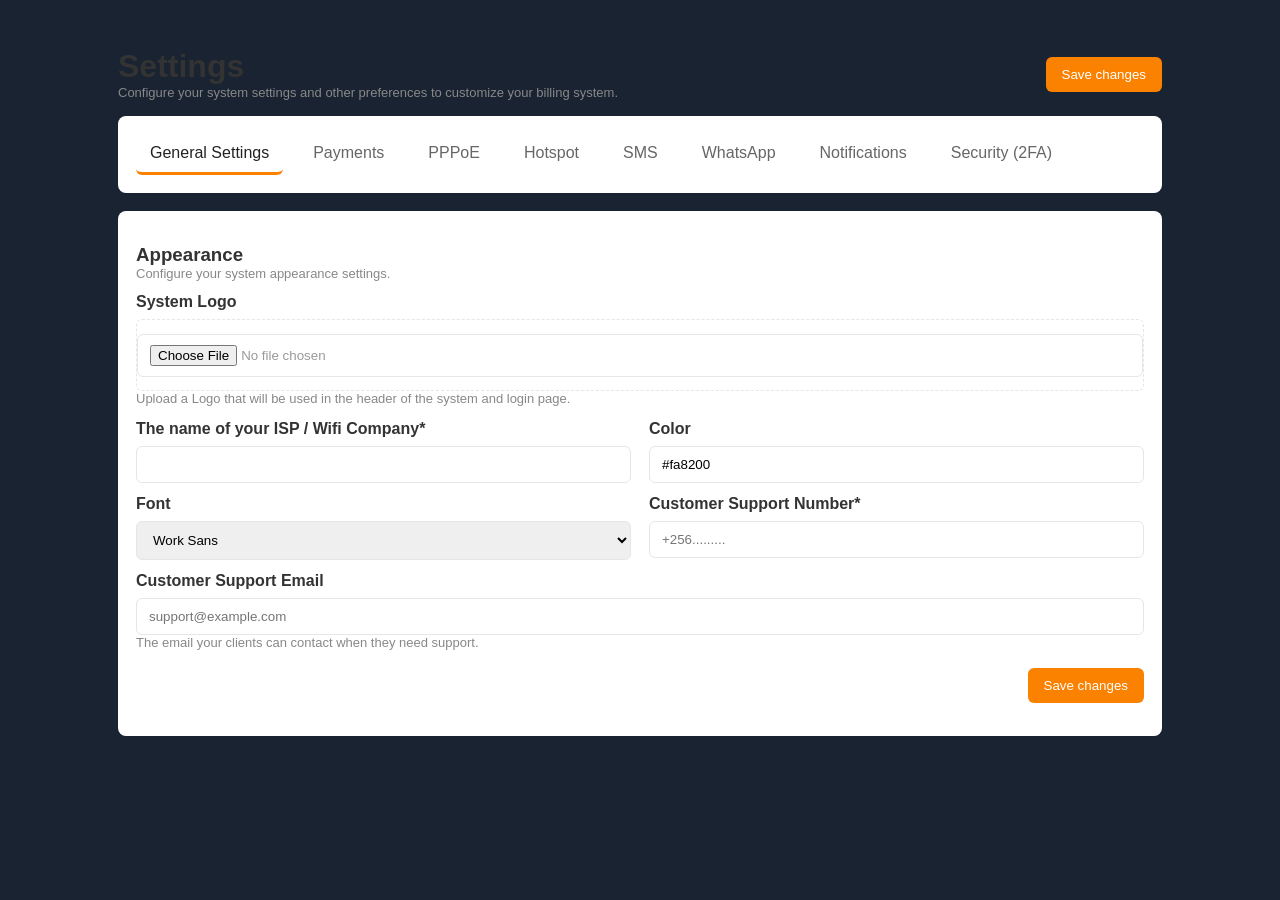
<file: settings.html>
<!DOCTYPE html>
<html lang="en">
<head>
    <meta charset="utf-8" />
    <meta name="viewport" content="width=device-width, initial-scale=1" />
    <title>Settings - SERVICE COPS</title>
    <link rel="stylesheet" href="styles.css">
    <style>
        /* Small page-specific tweaks to better match the mockup */
        .settings-page { padding: 28px; max-width: 1100px; margin: 20px auto; }
        .settings-header { display:flex; justify-content:space-between; align-items:center; margin-bottom:16px; }
        .tabs { display:flex; gap:16px; margin-bottom:18px; }
        .tab { padding:10px 14px; border-radius:6px; color:#666; cursor:pointer }
        .tab.active { border-bottom:3px solid #fa8200; color:#222; }
        .card { background:#fff; border-radius:8px; padding:18px; box-shadow:0 1px 2px rgba(0,0,0,0.04); }
        .form-row { display:flex; gap:18px; margin-bottom:12px; }
        .form-col { flex:1; }
        .field { display:block; margin-bottom:8px; font-weight:600; color:#333; }
        .input, input[type="text"], input[type="file"], select { width:100%; padding:10px 12px; border:1px solid #e6e6e6; border-radius:6px; }
        .save-btn { background:#fa8200; color:#fff; border:none; padding:10px 16px; border-radius:6px; cursor:pointer; }
        .logo-drop { height:72px; display:flex; align-items:center; justify-content:center; border:1px dashed #e6e6e6; border-radius:6px; color:#999; }
        .muted { color:#888; font-size:13px; }
    </style>
</head>
<body>
    <div class="settings-page">
        <div class="settings-header">
            <div>
                <h1>Settings</h1>
                <p class="muted">Configure your system settings and other preferences to customize your billing system.</p>
            </div>
            <div>
                <button class="save-btn" id="saveTop">Save changes</button>
            </div>
        </div>

        <div class="tabs card" role="tablist">
            <div class="tab active" data-target="tab-general">General Settings</div>
            <div class="tab" data-target="tab-payments">Payments</div>
            <div class="tab" data-target="tab-pppoe">PPPoE</div>
            <div class="tab" data-target="tab-hotspot">Hotspot</div>
            <div class="tab" data-target="tab-sms">SMS</div>
            <div class="tab" data-target="tab-whatsapp">WhatsApp</div>
            <div class="tab" data-target="tab-notifications">Notifications</div>
            <div class="tab" data-target="tab-2fa">Security (2FA)</div>
        </div>

        <div class="card" id="tabsContainer">
            <!-- General / Appearance -->
            <div class="tab-content" id="tab-general">
                <form id="settingsForm" onsubmit="return false;">
                    <h3>Appearance</h3>
                    <p class="muted">Configure your system appearance settings.</p>

                    <div style="margin-top:12px; margin-bottom:14px;">
                        <label class="field">System Logo</label>
                        <div class="logo-drop">
                            <input type="file" id="systemLogo" accept="image/*">
                        </div>
                        <p class="muted">Upload a Logo that will be used in the header of the system and login page.</p>
                    </div>

                    <div class="form-row">
                        <div class="form-col">
                            <label class="field">The name of your ISP / Wifi Company*</label>
                            <input class="input" type="text" id="companyName" data-key="companyName" placeholder="                 ">
                        </div>
                        <div class="form-col">
                            <label class="field">Color</label>
                            <input class="input" type="text" id="brandColor" data-key="brandColor" value="#fa8200">
                        </div>
                    </div>

                    <div class="form-row">
                        <div class="form-col">
                            <label class="field">Font</label>
                            <select id="fontSelect" data-key="fontSelect" class="input">
                                <option>Work Sans</option>
                                <option>Inter</option>
                                <option>Arial</option>
                                <option>Roboto</option>
                            </select>
                        </div>
                        <div class="form-col">
                            <label class="field">Customer Support Number*</label>
                            <input class="input" type="text" id="supportNumber" data-key="supportNumber" placeholder="+256.........">
                        </div>
                    </div>

                    <div style="margin-top:8px;">
                        <label class="field">Customer Support Email</label>
                        <input class="input" type="text" id="supportEmail" data-key="supportEmail" placeholder="support@example.com">
                        <p class="muted">The email your clients can contact when they need support.</p>
                    </div>

                    <div style="margin-top:18px; display:flex; justify-content:flex-end; gap:10px;">
                        <button type="button" class="save-btn" id="saveBtn">Save changes</button>
                    </div>
                </form>
            </div>

            <!-- Payments -->
            <div class="tab-content" id="tab-payments" style="display:none;">
                <h3>Payments</h3>
                <p class="muted">Configure payment gateways and currency.</p>
                <div class="form-row">
                    <div class="form-col">
                        <label class="field">Payment Gateway</label>
                        <input class="input" type="text" id="paymentGateway" data-key="paymentGateway" placeholder="sasula...">
                    </div>
                    <div class="form-col">
                        <label class="field">Currency</label>
                        <input class="input" type="text" id="currency" data-key="currency" placeholder="UGX">
                    </div>
                </div>
            </div>

            <!-- PPPoE -->
            <div class="tab-content" id="tab-pppoe" style="display:none;">
                <h3>PPPoE</h3>
                <p class="muted">PPPoE / RADIUS settings.</p>
                <div class="form-row">
                    <div class="form-col">
                        <label class="field">RADIUS Server</label>
                        <input class="input" type="text" id="radiusServer" data-key="radiusServer" placeholder="192.168.1.1">
                    </div>
                    <div class="form-col">
                        <label class="field">RADIUS Secret</label>
                        <input class="input" type="text" id="radiusSecret" data-key="radiusSecret" placeholder="secret">
                    </div>
                </div>
            </div>

            <!-- Hotspot -->
            <div class="tab-content" id="tab-hotspot" style="display:none;">
                <h3>Hotspot</h3>
                <p class="muted">Hotspot behavior and welcome messages.</p>
                <div class="form-row">
                    <div class="form-col">
                        <label class="field">Hotspot Enabled</label>
                        <select id="hotspotEnabled" data-key="hotspotEnabled" class="input"><option>Yes</option><option>No</option></select>
                    </div>
                    <div class="form-col">
                        <label class="field">Welcome Message</label>
                        <input class="input" type="text" id="welcomeMessage" data-key="welcomeMessage" placeholder="Welcome to .........">
                    </div>
                </div>
            </div>

            <!-- SMS -->
            <div class="tab-content" id="tab-sms" style="display:none;">
                <h3>SMS</h3>
                <p class="muted">SMS provider and API key.</p>
                <div class="form-row">
                    <div class="form-col">
                        <label class="field">SMS Provider</label>
                        <input class="input" type="text" id="smsProvider" data-key="smsProvider" placeholder="Twilio...">
                    </div>
                    <div class="form-col">
                        <label class="field">SMS API Key</label>
                        <input class="input" type="text" id="smsApiKey" data-key="smsApiKey">
                    </div>
                </div>
            </div>

            <!-- WhatsApp -->
            <div class="tab-content" id="tab-whatsapp" style="display:none;">
                <h3>WhatsApp</h3>
                <p class="muted">WhatsApp integration settings.</p>
                <div class="form-row">
                    <div class="form-col">
                        <label class="field">WhatsApp Enabled</label>
                        <select id="waEnabled" data-key="waEnabled" class="input"><option>Yes</option><option>No</option></select>
                    </div>
                    <div class="form-col">
                        <label class="field">WhatsApp API Key</label>
                        <input class="input" type="text" id="waApiKey" data-key="waApiKey">
                    </div>
                </div>
            </div>

            <!-- Notifications -->
            <div class="tab-content" id="tab-notifications" style="display:none;">
                <h3>Notifications</h3>
                <p class="muted">System notification preferences.</p>
                <div class="form-row">
                    <div class="form-col">
                        <label class="field">Email Notifications</label>
                        <select id="notifyEmail" data-key="notifyEmail" class="input"><option>Enabled</option><option>Disabled</option></select>
                    </div>
                    <div class="form-col">
                        <label class="field">SMS Notifications</label>
                        <select id="notifySMS" data-key="notifySMS" class="input"><option>Enabled</option><option>Disabled</option></select>
                    </div>
                </div>
            </div>

            <!-- Security - 2FA -->
            <div class="tab-content" id="tab-2fa" style="display:none;">
                <h3>Two-Factor Authentication (2FA)</h3>
                <p class="muted">Enable 2FA to add an extra layer of security to your account.</p>
                
                <div style="background:#f5f5f5; padding:16px; border-radius:6px; margin-bottom:20px;">
                    <div style="margin-bottom:14px;">
                        <label class="field">2FA Status</label>
                        <div style="display:flex; align-items:center; gap:12px;">
                            <span id="twoFactorStatus" style="display:inline-block; padding:6px 12px; border-radius:6px; background:#f44336; color:#fff; font-size:12px; font-weight:600;">Disabled</span>
                            <span id="backupCodesCount" style="color:#666; font-size:13px;"></span>
                        </div>
                    </div>
                </div>

                <!-- Enable 2FA Section -->
                <div id="enable2FASection" style="border:1px solid #e0e0e0; border-radius:6px; padding:16px; margin-bottom:16px;">
                    <h4 style="margin:0 0 14px 0;">Enable Two-Factor Authentication</h4>
                    <p class="muted" style="margin-bottom:12px;">Scan the QR code with your authenticator app (Google Authenticator, Microsoft Authenticator, Authy, etc.)</p>
                    
                    <div style="background:#f9f9f9; padding:16px; border-radius:6px; margin-bottom:16px; text-align:center;">
                        <div id="qrCodeContainer" style="display:none;">
                            <div id="qrCode" style="margin-bottom:12px;"></div>
                            <p class="muted">Or enter this code manually:</p>
                            <code id="secretCode" style="display:block; background:#fff; padding:8px; border-radius:4px; font-weight:600; margin:8px 0; word-break:break-all;"></code>
                        </div>
                        <button type="button" id="generateQRBtn" class="save-btn">Generate QR Code</button>
                    </div>

                    <div style="margin-bottom:16px;">
                        <label class="field">Verify Code</label>
                        <input class="input" type="text" id="verifyCode" placeholder="6-digit code from your app" maxlength="6" style="max-width:200px;">
                        <p class="muted">Enter a code from your authenticator app to verify</p>
                    </div>

                    <div style="background:#fff3cd; padding:12px; border-radius:6px; margin-bottom:16px; border-left:4px solid #ffc107;">
                        <strong>⚠️ Save your backup codes:</strong>
                        <div id="backupCodesDisplay" style="margin-top:10px; font-family:monospace; font-size:12px; line-height:1.6; display:none;"></div>
                    </div>

                    <button type="button" id="enableBtn" class="save-btn">Enable 2FA</button>
                </div>

                <!-- Backup Codes Management -->
                <div id="twoFAEnabledSection" style="border:1px solid #e0e0e0; border-radius:6px; padding:16px; margin-bottom:16px; display:none;">
                    <h4 style="margin:0 0 14px 0;">Backup Codes</h4>
                    <p class="muted">You have <strong id="backupCodeCount">0</strong> backup codes remaining. Generate new codes if you need more.</p>
                    
                    <button type="button" id="generateBackupCodesBtn" style="background:#0066cc; color:#fff; border:none; padding:10px 16px; border-radius:6px; cursor:pointer; margin:12px 0;">Generate New Backup Codes</button>
                    
                    <div style="margin-top:16px; padding-top:16px; border-top:1px solid #e0e0e0;">
                        <h4 style="margin:0 0 12px 0;">Disable 2FA</h4>
                        <p class="muted">Disabling 2FA will remove the extra security layer from your account.</p>
                        <button type="button" id="disableBtn" style="background:#f44336; color:#fff; border:none; padding:10px 16px; border-radius:6px; cursor:pointer; margin-top:8px;">Disable 2FA</button>
                    </div>
                </div>

                <div id="twoFactorMessage" style="margin-top:12px; padding:12px; border-radius:6px; display:none;"></div>
            </div>
        </div>
    </div>

    <script src="settings.js"></script>
</body>
</html>
</file>
<file: styles.css>
/* ===== GENERAL STYLES ===== */
* {
    margin: 0;
    padding: 0;
    box-sizing: border-box;
}

body {
    font-family: -apple-system, BlinkMacSystemFont, 'Segoe UI', Roboto, Oxygen, Ubuntu, Cantarell, sans-serif;
    background-color: #1A2332;
    color: #333;
}

/* ===== CONTAINER LAYOUT ===== */
.container {
    display: flex;
    min-height: 100vh;
}

/* ===== SIDEBAR ===== */
.sidebar {
    width: 280px;
    background: linear-gradient(180deg, #1A2332 0%, #0F1620 100%);
    color: white;
    padding: 20px;
    position: fixed;
    height: 100vh;
    overflow-y: auto;
}

.sidebar-header {
    margin-bottom: 30px;
    text-align: center;
}

.sidebar-header h2 {
    font-size: 24px;
    font-weight: 600;
    margin-bottom: 5px;
}

.status-time {
    font-size: 12px;
    opacity: 0.9;
    display: block;
}

.sidebar-menu ul {
    list-style: none;
}

.sidebar-menu li {
    margin-bottom: 8px;
}

.sidebar-menu a {
    display: flex;
    align-items: center;
    padding: 12px 15px;
    color: white;
    text-decoration: none;
    border-radius: 8px;
    transition: all 0.3s ease;
    font-size: 14px;
    font-weight: 500;
}

.sidebar-menu a:hover {
    background-color: rgba(255, 255, 255, 0.2);
}

.sidebar-menu a.active {
    background-color: rgba(0, 0, 0, 0.2);
    font-weight: 600;
}

.badge {
    background-color: rgba(255, 255, 255, 0.3);
    padding: 2px 8px;
    border-radius: 10px;
    font-size: 11px;
    margin-left: auto;
}

/* ===== MAIN CONTENT ===== */
.main-content {
    flex: 1;
    margin-left: 280px;
    display: flex;
    flex-direction: column;
}

/* ===== TOP BAR ===== */
.top-bar {
    background: white;
    padding: 20px 30px;
    display: flex;
    justify-content: space-between;
    align-items: center;
    box-shadow: 0 2px 8px rgba(0, 0, 0, 0.1);
}

.search-box {
    padding: 10px 15px;
    border: 1px solid #e0e0e0;
    border-radius: 8px;
    width: 300px;
    font-size: 14px;
}

.top-bar-right {
    display: flex;
    align-items: center;
    gap: 20px;
}

.btn-icon {
    background: none;
    border: none;
    font-size: 20px;
    cursor: pointer;
    transition: transform 0.2s;
}

.btn-icon:hover {
    transform: scale(1.2);
}

.user-profile {
    display: flex;
    align-items: center;
    gap: 15px;
    padding: 0 15px;
    border-left: 1px solid #e0e0e0;
}

.btn-logout {
    background: #00D084;
    color: white;
    border: none;
    padding: 8px 16px;
    border-radius: 6px;
    cursor: pointer;
    font-size: 13px;
    font-weight: 600;
    transition: background 0.3s;
}

.btn-logout:hover {
    background: #00B370;
}

/* ===== SETTINGS DROPDOWN ===== */
.settings-dropdown {
    position: relative;
    display: inline-block;
}

.settings-menu {
    position: absolute;
    right: 0;
    top: 100%;
    background: white;
    border-radius: 12px;
    box-shadow: 0 10px 40px rgba(0, 0, 0, 0.15);
    z-index: 1000;
    min-width: 280px;
    display: none;
    margin-top: 10px;
    overflow: hidden;
}

.settings-menu.show {
    display: block;
    animation: slideDown 0.3s ease-out;
}

.settings-item {
    padding: 12px 16px;
    display: flex;
    align-items: center;
    gap: 12px;
    cursor: pointer;
    transition: all 0.2s ease;
    border-left: 3px solid transparent;
}

.settings-item:hover {
    background: #f5f5f5;
    border-left-color: #00D084;
}

.settings-item a {
    color: #333;
    text-decoration: none;
    font-size: 13px;
    font-weight: 500;
    flex: 1;
    display: flex;
    align-items: center;
    gap: 10px;
}

.settings-item a:hover {
    color: #00D084;
    font-weight: 600;
}

.settings-icon {
    font-size: 16px;
    display: flex;
    align-items: center;
    justify-content: center;
    width: 24px;
    height: 24px;
    background: rgba(0, 208, 132, 0.1);
    border-radius: 6px;
    flex-shrink: 0;
}

.settings-item:hover .settings-icon {
    background: #00D084;
    color: white;
}

.settings-divider {
    height: 1px;
    background: #e0e0e0;
    margin: 8px 0;
}

@keyframes slideDown {
    from {
        opacity: 0;
        transform: translateY(-10px);
    }
    to {
        opacity: 1;
        transform: translateY(0);
    }
}

/* ===== NAVIGATION ARROWS ===== */
.nav-arrows {
    display: flex;
    gap: 8px;
    align-items: center;
}

.nav-btn {
    background: #f5f5f5;
    border: 1px solid #ddd;
    border-radius: 6px;
    width: 36px;
    height: 36px;
    display: flex;
    align-items: center;
    justify-content: center;
    cursor: pointer;
    font-size: 16px;
    transition: all 0.2s ease;
}

.nav-btn:hover:not(:disabled) {
    background: #00D084;
    color: white;
    border-color: #00D084;
    transform: scale(1.05);
}

.nav-btn:disabled {
    opacity: 0.5;
    cursor: not-allowed;
    background: #f0f0f0;
}

.nav-btn:active:not(:disabled) {
    transform: scale(0.95);
}

/* ===== CONTENT AREA ===== */
.content-area {
    flex: 1;
    padding: 30px;
    overflow-y: auto;
}

.page-header {
    display: flex;
    justify-content: space-between;
    align-items: center;
    margin-bottom: 30px;
}

.page-title h1 {
    font-size: 32px;
    font-weight: 600;
    margin-bottom: 5px;
}

.last-update {
    font-size: 12px;
    color: #888;
}

.page-filters {
    display: flex;
    gap: 10px;
}

.btn-filter {
    background: white;
    border: 1px solid #e0e0e0;
    padding: 10px 20px;
    border-radius: 8px;
    cursor: pointer;
    font-size: 14px;
    transition: all 0.3s;
}

.btn-filter:hover {
    background: #f5f5f5;
}

/* ===== METRICS GRID ===== */
.metrics-grid {
    display: grid;
    grid-template-columns: repeat(auto-fit, minmax(300px, 1fr));
    gap: 20px;
    margin-bottom: 30px;
}

.metric-card {
    background: white;
    border-radius: 12px;
    padding: 20px;
    display: flex;
    align-items: center;
    gap: 20px;
    box-shadow: 0 2px 8px rgba(0, 0, 0, 0.08);
    border-left: 4px solid;
}

.metric-card.orange {
    border-left-color: #00D084;
}

.metric-icon {
    font-size: 32px;
    width: 60px;
    height: 60px;
    display: flex;
    align-items: center;
    justify-content: center;
    background: rgba(0, 208, 132, 0.1);
    border-radius: 10px;
}

.metric-content h3 {
    font-size: 24px;
    font-weight: 600;
    color: #00D084;
    margin-bottom: 5px;
}

.metric-content p {
    font-size: 12px;
    color: #888;
}

/* ===== CHARTS ===== */
.charts-row {
    display: grid;
    grid-template-columns: repeat(auto-fit, minmax(500px, 1fr));
    gap: 20px;
    margin-bottom: 20px;
}

.chart-card {
    background: white;
    border-radius: 12px;
    padding: 25px;
    box-shadow: 0 2px 8px rgba(0, 0, 0, 0.08);
}

.chart-header {
    margin-bottom: 20px;
}

.chart-header h3 {
    font-size: 18px;
    font-weight: 600;
    margin-bottom: 5px;
}

.chart-header p {
    font-size: 12px;
    color: #888;
    margin-bottom: 10px;
}

.time-filter {
    font-size: 12px;
    color: #00D084;
    font-weight: 600;
    float: right;
    cursor: pointer;
}

.chart-container {
    position: relative;
    height: 250px;
    margin-bottom: 20px;
}

.chart-container.sms-chart {
    height: 280px;
}

.chart-legend {
    display: flex;
    gap: 25px;
    flex-wrap: wrap;
    margin-bottom: 15px;
    font-size: 12px;
}

.legend-item {
    display: flex;
    align-items: center;
    gap: 8px;
}

.dot {
    width: 10px;
    height: 10px;
    border-radius: 2px;
}

/* ===== TABLES ===== */
.data-table {
    width: 100%;
    border-collapse: collapse;
}

.data-table thead {
    background: #f5f5f5;
}

.data-table th {
    padding: 15px;
    text-align: left;
    font-weight: 600;
    font-size: 12px;
    color: #666;
    border-bottom: 1px solid #e0e0e0;
}

.data-table td {
    padding: 15px;
    border-bottom: 1px solid #e0e0e0;
    font-size: 13px;
}

.data-table tr:hover {
    background: #fafafa;
}

.data-table tr.selected {
    background: #4caf50 !important;
    color: white;
}

.data-table tr.selected td {
    color: white;
    border-bottom-color: rgba(255,255,255,0.3);
}

/* ===== BUTTONS ===== */
.btn {
    padding: 10px 20px;
    border: none;
    border-radius: 6px;
    cursor: pointer;
    font-weight: 600;
    transition: all 0.3s;
    font-size: 14px;
}

.btn-primary {
    background: #00D084;
    color: white;
}

.btn-primary:hover {
    background: #00B370;
}

.btn-secondary {
    background: #f5f5f5;
    color: #333;
    border: 1px solid #e0e0e0;
}

.btn-secondary:hover {
    background: #eeeeee;
}

/* ===== RESPONSIVE ===== */
@media (max-width: 1200px) {
    .charts-row {
        grid-template-columns: 1fr;
    }
}

@media (max-width: 768px) {
    .sidebar {
        position: fixed;
        left: -280px;
        top: 0;
        height: 100%;
        z-index: 1000;
        transition: left 0.3s;
    }

    .sidebar.open {
        left: 0;
    }

    .main-content {
        margin-left: 0;
    }

    .content-area {
        padding: 20px;
    }

    .metrics-grid {
        grid-template-columns: 1fr;
    }

    .page-header {
        flex-direction: column;
        align-items: flex-start;
    }

    .page-title h1 {
        font-size: 24px;
    }
}

/* ===== SCROLLBAR ===== */
::-webkit-scrollbar {
    width: 8px;
}

::-webkit-scrollbar-track {
    background: #f1f1f1;
}

::-webkit-scrollbar-thumb {
    background: #00D084;
    border-radius: 4px;
}

::-webkit-scrollbar-thumb:hover {
    background: #00B370;
}

/* ===== ANIMATIONS ===== */
@keyframes fadeIn {
    from {
        opacity: 0;
        transform: translateY(10px);
    }
    to {
        opacity: 1;
        transform: translateY(0);
    }
}

.chart-card {
    animation: fadeIn 0.5s ease-out;
}

/* ===== UTILITIES ===== */
.text-center {
    text-align: center;
}

.text-right {
    text-align: right;
}

.mt-10 {
    margin-top: 10px;
}

.mb-20 {
    margin-bottom: 20px;
}

/* ===== COPYRIGHT FOOTER ===== */
.copyright-footer {
    position: fixed;
    bottom: 0;
    left: 0;
    right: 0;
    background: #222;
    color: #00D084;
    padding: 15px 20px;
    text-align: center;
    font-size: 12px;
    font-weight: 500;
    border-top: 2px solid #00D084;
    z-index: 999;
}

.copyright-footer p {
    margin: 0;
    letter-spacing: 0.5px;
}

body {
    padding-bottom: 50px;
}

/* ===== DEVICE TABS AND PROVISIONING ANIMATIONS ===== */
@keyframes pulse {
    0%, 100% {
        opacity: 1;
    }
    50% {
        opacity: 0.7;
    }
}

.device-tab {
    transition: all 0.3s ease;
}

.device-tab:hover {
    color: #00D084 !important;
}

.device-tab.active {
    color: #333;
    border-bottom-color: #00D084;
}

/* ===== ACCOUNT INDEX TABS ===== */
.tab-btn {
    cursor: pointer;
    padding: 8px 16px;
    border: none;
    background: none;
    color: #666;
    font-weight: 500;
    transition: all 0.2s;
}

.tab-btn:hover {
    color: #333;
}

.tab-btn.active {
    color: #00D084;
    border-bottom: 2px solid #00D084;
}

.tab-content {
    padding: 15px 0;
}
</file>
<file: login.css>
/* ===== LOGIN PAGE STYLES ===== */
* {
    margin: 0;
    padding: 0;
    box-sizing: border-box;
}

body {
    font-family: -apple-system, BlinkMacSystemFont, 'Segoe UI', Roboto, Oxygen, Ubuntu, Cantarell, sans-serif;
    background: linear-gradient(135deg, #f57c00 0%, #e65100 100%);
    min-height: 100vh;
    display: flex;
    align-items: center;
    justify-content: center;
}

.login-container {
    display: grid;
    grid-template-columns: 1fr 1fr;
    gap: 60px;
    max-width: 1200px;
    width: 100%;
    padding: 40px;
    align-items: center;
}

/* ===== LOGIN CARD ===== */
.login-card {
    background: white;
    border-radius: 16px;
    padding: 50px;
    box-shadow: 0 20px 60px rgba(0, 0, 0, 0.3);
}

.login-header {
    text-align: center;
    margin-bottom: 40px;
}

.login-header h1 {
    font-size: 32px;
    color: #f57c00;
    margin-bottom: 5px;
    font-weight: 700;
}

.login-header p {
    color: #888;
    font-size: 14px;
}

/* ===== LOGIN FORM ===== */
.login-form {
    display: flex;
    flex-direction: column;
    gap: 20px;
}

.form-group {
    display: flex;
    flex-direction: column;
}

.form-group label {
    font-size: 14px;
    font-weight: 600;
    color: #333;
    margin-bottom: 8px;
}

.form-group input[type="text"],
.form-group input[type="password"],
.form-group input[type="email"] {
    padding: 12px 16px;
    border: 2px solid #e0e0e0;
    border-radius: 8px;
    font-size: 14px;
    transition: all 0.3s;
    background: #f9f9f9;
}

.form-group input[type="text"]:focus,
.form-group input[type="password"]:focus,
.form-group input[type="email"]:focus {
    outline: none;
    border-color: #f57c00;
    background: white;
    box-shadow: 0 0 0 3px rgba(245, 124, 0, 0.1);
}

.form-group.checkbox {
    flex-direction: row;
    align-items: center;
    gap: 8px;
}

.form-group.checkbox input[type="checkbox"] {
    width: 18px;
    height: 18px;
    cursor: pointer;
    accent-color: #f57c00;
}

.form-group.checkbox label {
    margin-bottom: 0;
    cursor: pointer;
    font-weight: 500;
    color: #666;
}

/* ===== BUTTONS ===== */
.btn-login {
    padding: 14px;
    background: linear-gradient(135deg, #f57c00 0%, #e65100 100%);
    color: white;
    border: none;
    border-radius: 8px;
    font-size: 16px;
    font-weight: 600;
    cursor: pointer;
    transition: all 0.3s;
    margin-top: 10px;
}

.btn-login:hover {
    transform: translateY(-2px);
    box-shadow: 0 10px 25px rgba(245, 124, 0, 0.3);
}

.btn-login:active {
    transform: translateY(0);
}

.btn-login:disabled {
    opacity: 0.6;
    cursor: not-allowed;
    transform: none;
}

/* ===== LOGIN FOOTER ===== */
.login-footer {
    text-align: center;
    margin-top: 25px;
    font-size: 13px;
    color: #666;
}

.login-footer p {
    margin-bottom: 8px;
}

.login-footer a {
    color: #f57c00;
    text-decoration: none;
    font-weight: 600;
    transition: color 0.3s;
}

.login-footer a:hover {
    color: #e65100;
}

/* ===== MESSAGES ===== */
.error-message,
.success-message {
    padding: 12px 16px;
    border-radius: 8px;
    margin-top: 20px;
    font-size: 14px;
    display: none;
}

.error-message {
    background: #ffebee;
    color: #c62828;
    border-left: 4px solid #c62828;
}

.error-message.show,
.success-message.show {
    display: block;
    animation: slideDown 0.3s ease-out;
}

.success-message {
    background: #f1f8e9;
    color: #558b2f;
    border-left: 4px solid #558b2f;
}

@keyframes slideDown {
    from {
        opacity: 0;
        transform: translateY(-10px);
    }
    to {
        opacity: 1;
        transform: translateY(0);
    }
}

/* ===== LOGIN INFO SECTION ===== */
.login-info {
    color: white;
}

.login-info h2 {
    font-size: 36px;
    margin-bottom: 15px;
    font-weight: 700;
}

.login-info > p {
    font-size: 16px;
    margin-bottom: 50px;
    opacity: 0.95;
}

/* ===== FEATURES ===== */
.features {
    display: grid;
    grid-template-columns: 1fr;
    gap: 30px;
}

.feature {
    display: flex;
    gap: 20px;
    align-items: flex-start;
}

.feature .icon {
    font-size: 40px;
    width: 60px;
    height: 60px;
    display: flex;
    align-items: center;
    justify-content: center;
    background: rgba(255, 255, 255, 0.2);
    border-radius: 12px;
    flex-shrink: 0;
}

.feature h3 {
    font-size: 18px;
    margin-bottom: 5px;
    font-weight: 600;
}

.feature p {
    font-size: 14px;
    opacity: 0.9;
}

/* ===== RESPONSIVE DESIGN ===== */
@media (max-width: 1024px) {
    .login-container {
        grid-template-columns: 1fr;
        gap: 40px;
    }

    .login-info {
        display: none;
    }

    .login-card {
        max-width: 420px;
        margin: 0 auto;
    }
}

@media (max-width: 640px) {
    .login-container {
        padding: 20px;
    }

    .login-card {
        padding: 30px;
    }

    .login-header h1 {
        font-size: 28px;
    }

    .form-group input {
        font-size: 16px;
    }

    .btn-login {
        font-size: 16px;
        padding: 12px;
    }
}

/* ===== ANIMATIONS ===== */
@keyframes fadeIn {
    from {
        opacity: 0;
        transform: translateY(20px);
    }
    to {
        opacity: 1;
        transform: translateY(0);
    }
}

.login-card {
    animation: fadeIn 0.5s ease-out;
}

.login-info {
    animation: fadeIn 0.6s ease-out 0.1s backwards;
}

/* ===== UTILITY CLASSES ===== */
.loading {
    opacity: 0.6;
    pointer-events: none;
}

.hidden {
    display: none !important;
}

/* ===== NAVIGATION ARROWS ===== */
.nav-btn {
    background: #f5f5f5;
    border: 1px solid #ddd;
    border-radius: 6px;
    width: 36px;
    height: 36px;
    display: flex;
    align-items: center;
    justify-content: center;
    cursor: pointer;
    font-size: 16px;
    transition: all 0.2s ease;
}

.nav-btn:hover:not(:disabled) {
    background: #f57c00;
    color: white;
    border-color: #f57c00;
    transform: scale(1.05);
}

.nav-btn:disabled {
    opacity: 0.5;
    cursor: not-allowed;
    background: #f0f0f0;
}

.nav-btn:active:not(:disabled) {
    transform: scale(0.95);
}

/* ===== COPYRIGHT FOOTER ===== */
.copyright-footer {
    position: fixed;
    bottom: 0;
    left: 0;
    right: 0;
    background: #222;
    color: #f57c00;
    padding: 15px 20px;
    text-align: center;
    font-size: 12px;
    font-weight: 500;
    border-top: 2px solid #f57c00;
    z-index: 999;
}

.copyright-footer p {
    margin: 0;
    letter-spacing: 0.5px;
}

body {
    padding-bottom: 50px;
}
</file>
